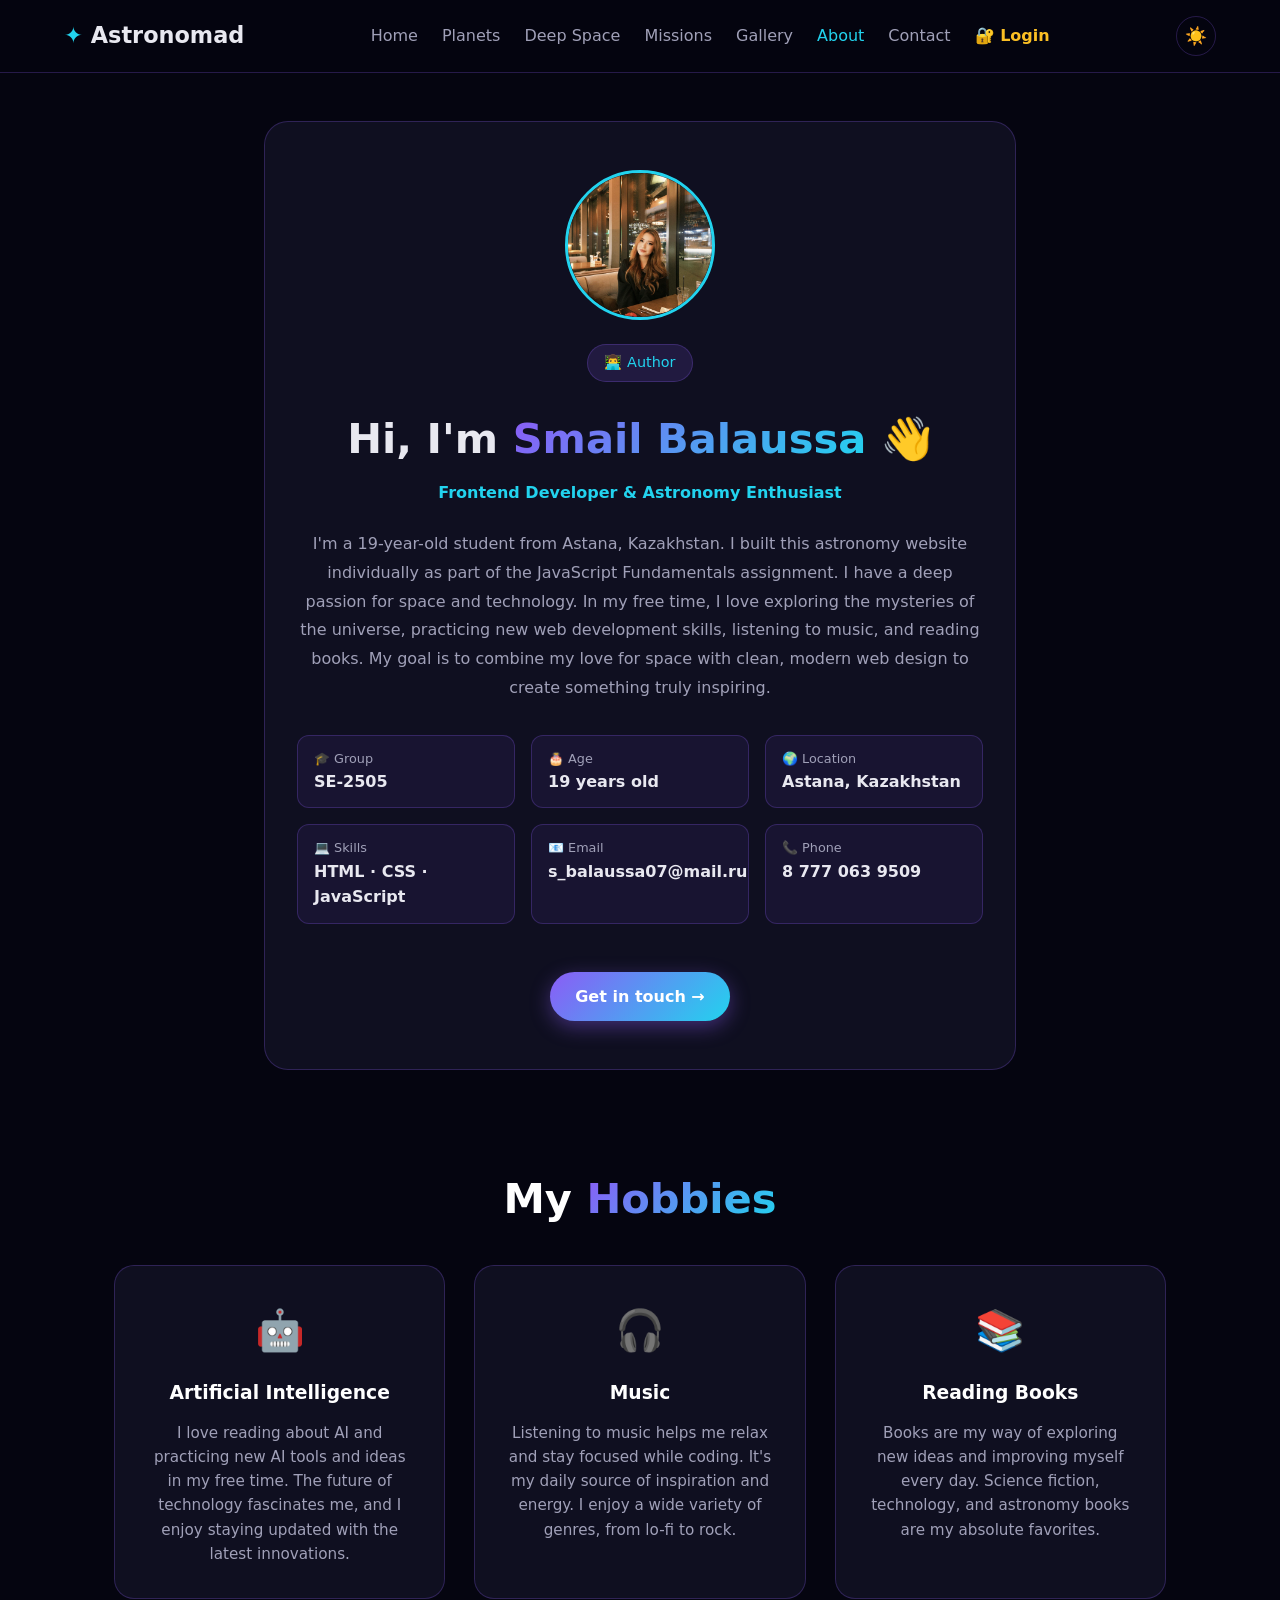
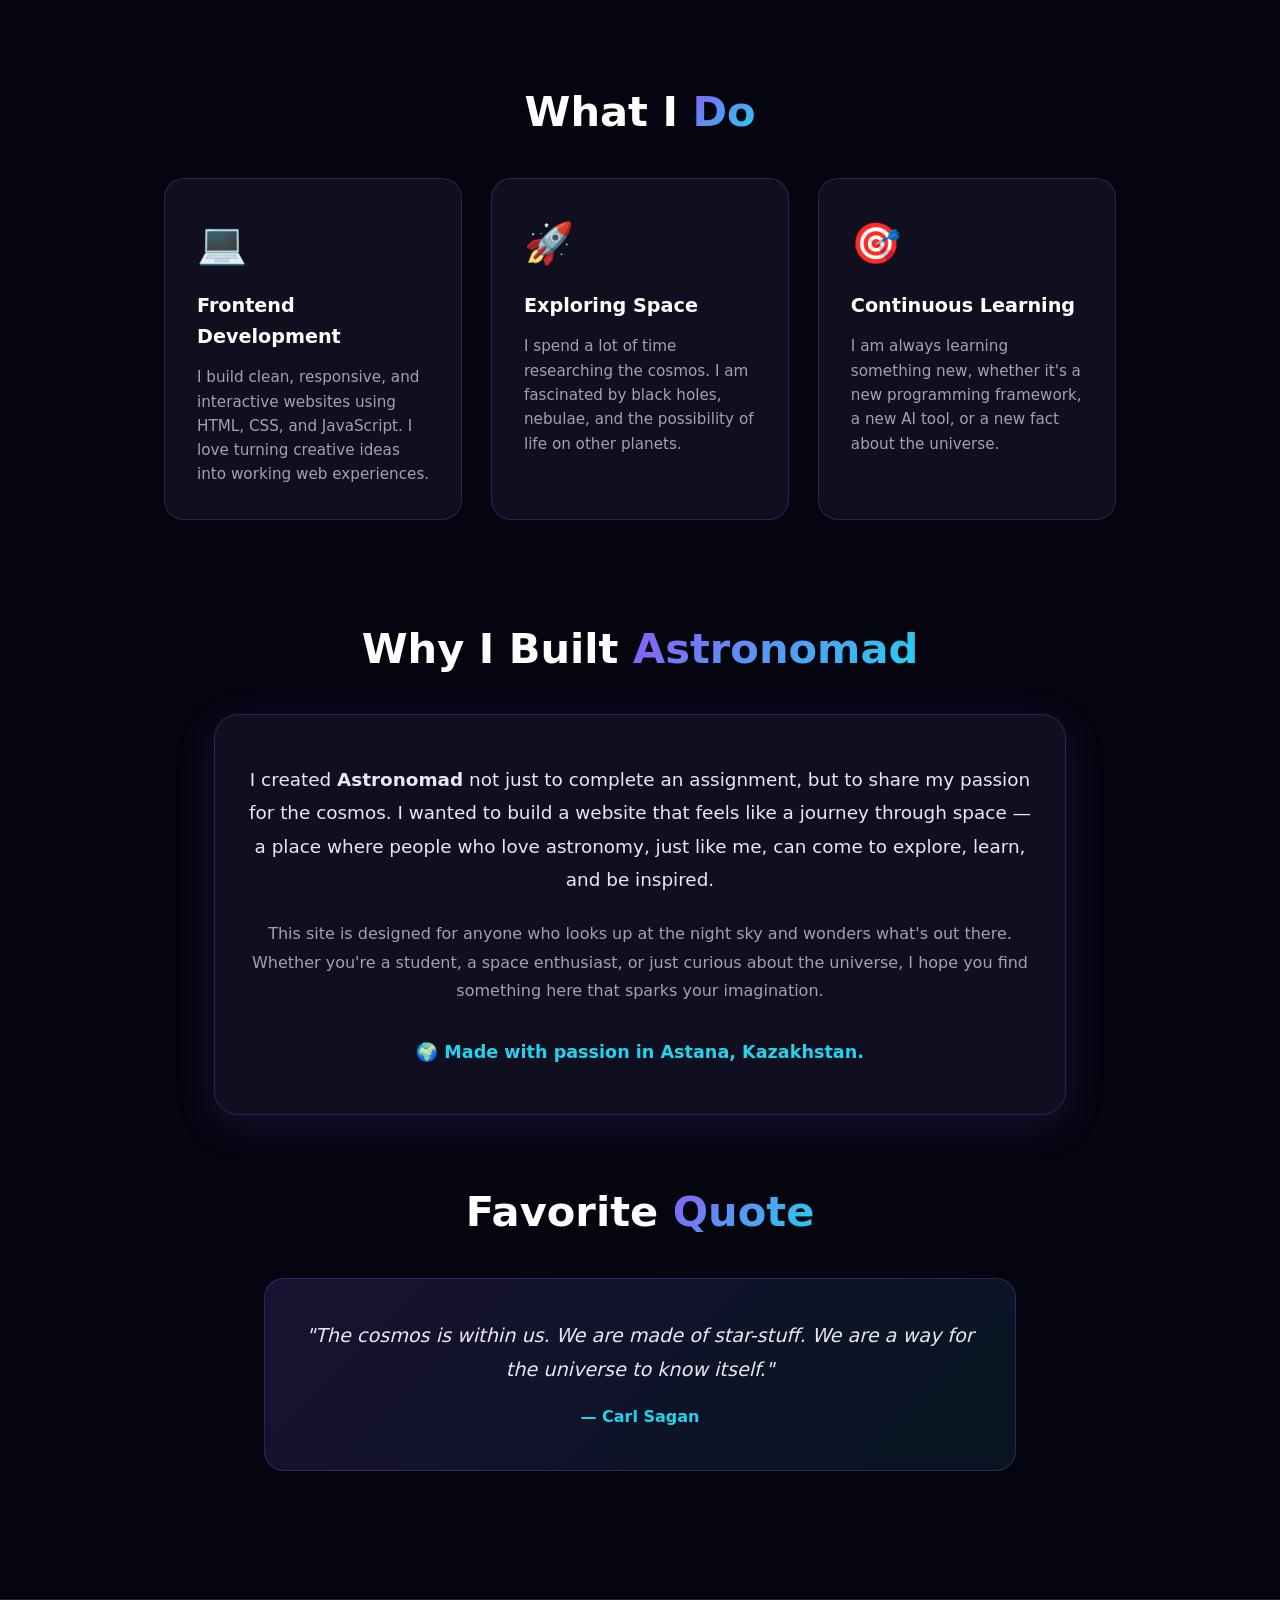
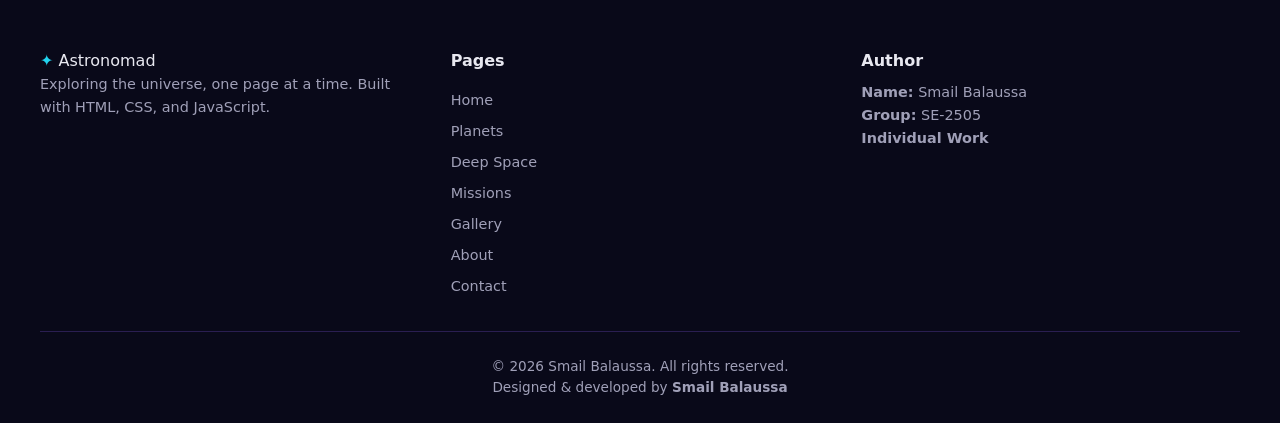
<file: about.html>
<!DOCTYPE html>
<html lang="en">
<head>
  <meta charset="UTF-8" />
  <meta name="viewport" content="width=device-width, initial-scale=1.0" />
  <title>About — Smail Balaussa</title>
  <link rel="stylesheet" href="css/style.css" />
  <link rel="stylesheet" href="css/jquery-styles.css" />
  <script src="https://code.jquery.com/jquery-3.7.1.min.js"></script>
</head>
<body>

  <header class="navbar">
    <div class="nav-container">
      <a href="index.html" class="logo"><span class="logo-icon">✦</span> Astronomad</a>
      <nav class="nav-links" id="navLinks">
        <a href="index.html">Home</a>
        <a href="planets.html">Planets</a>
        <a href="deep-space.html">Deep Space</a>
        <a href="missions.html">Missions</a>
        <a href="gallery.html">Gallery</a>
        <a href="about.html" class="active">About</a>
        <a href="contact.html">Contact</a>
        <a href="login.html" style="color: #fbbf24; font-weight: 700;">🔐 Login</a>
      </nav>
      <button class="nav-toggle" id="navToggle" aria-label="Menu">☰</button>
    </div>
  </header>

  <section class="about-hero">
    <div class="about-card">
      <div class="about-photo-wrapper">
        <img src="images/author.jpg" alt="Smail Balaussa" class="about-photo" />
      </div>
      <span class="hero-badge">👨‍💻 Author</span>
      <h1>Hi, I'm <span class="gradient-text">Smail Balaussa</span> 👋</h1>
      <p class="about-role">Frontend Developer &amp; Astronomy Enthusiast</p>
      
      <p class="about-bio">
        I'm a 19-year-old student from Astana, Kazakhstan. I built this astronomy website individually as part of the JavaScript Fundamentals assignment. 
        I have a deep passion for space and technology. In my free time, I love exploring the mysteries of the universe, practicing new web development skills, listening to music, and reading books. 
        My goal is to combine my love for space with clean, modern web design to create something truly inspiring.
      </p>

      <div class="about-details">
        <div class="about-detail"><span class="detail-label">🎓 Group</span><span class="detail-value">SE-2505</span></div>
        <div class="about-detail"><span class="detail-label">🎂 Age</span><span class="detail-value">19 years old</span></div>
        <div class="about-detail"><span class="detail-label">🌍 Location</span><span class="detail-value">Astana, Kazakhstan</span></div>
        <div class="about-detail"><span class="detail-label">💻 Skills</span><span class="detail-value">HTML · CSS · JavaScript</span></div>
        <div class="about-detail"><span class="detail-label">📧 Email</span><span class="detail-value">s_balaussa07@mail.ru</span></div>
        <div class="about-detail"><span class="detail-label">📞 Phone</span><span class="detail-value">8 777 063 9509</span></div>
      </div>

      <a href="contact.html" class="btn btn-primary" style="margin-top: 1rem;">Get in touch →</a>
    </div>
  </section>

  <section class="about-skills">
    <h2 class="section-title">My <span class="gradient-text">Hobbies</span></h2>
    <div class="skills-grid">
      
      <div class="skill-card">
        <div class="skill-icon">🤖</div>
        <h3>Artificial Intelligence</h3>
        <p>I love reading about AI and practicing new AI tools and ideas in my free time. The future of technology fascinates me, and I enjoy staying updated with the latest innovations.</p>
      </div>

      <div class="skill-card">
        <div class="skill-icon">🎧</div>
        <h3>Music</h3>
        <p>Listening to music helps me relax and stay focused while coding. It's my daily source of inspiration and energy. I enjoy a wide variety of genres, from lo-fi to rock.</p>
      </div>

      <div class="skill-card">
        <div class="skill-icon">📚</div>
        <h3>Reading Books</h3>
        <p>Books are my way of exploring new ideas and improving myself every day. Science fiction, technology, and astronomy books are my absolute favorites.</p>
      </div>

    </div>
  </section>

  <section class="about-work" style="max-width: 1000px; margin: 0 auto; padding: 2rem 1.5rem 4rem;">
    <h2 class="section-title">What I <span class="gradient-text">Do</span></h2>
    <div class="features-grid">
      
      <div class="feature-card">
        <div class="feature-body" style="padding: 2rem;">
          <div style="font-size: 2.5rem; margin-bottom: 1rem;">💻</div>
          <h3>Frontend Development</h3>
          <p>I build clean, responsive, and interactive websites using HTML, CSS, and JavaScript. I love turning creative ideas into working web experiences.</p>
        </div>
      </div>

      <div class="feature-card">
        <div class="feature-body" style="padding: 2rem;">
          <div style="font-size: 2.5rem; margin-bottom: 1rem;">🚀</div>
          <h3>Exploring Space</h3>
          <p>I spend a lot of time researching the cosmos. I am fascinated by black holes, nebulae, and the possibility of life on other planets.</p>
        </div>
      </div>

      <div class="feature-card">
        <div class="feature-body" style="padding: 2rem;">
          <div style="font-size: 2.5rem; margin-bottom: 1rem;">🎯</div>
          <h3>Continuous Learning</h3>
          <p>I am always learning something new, whether it's a new programming framework, a new AI tool, or a new fact about the universe.</p>
        </div>
      </div>

    </div>
  </section>

  <section class="about-purpose" style="max-width: 900px; margin: 0 auto; padding: 2rem 1.5rem 4rem; text-align: center;">
    <h2 class="section-title">Why I Built <span class="gradient-text">Astronomad</span></h2>
    <div style="background: var(--surface); border: 1px solid var(--border); border-radius: 24px; padding: 3rem 2rem; box-shadow: 0 10px 40px rgba(139, 92, 246, 0.15);">
      <p style="color: var(--text); font-size: 1.15rem; line-height: 1.8; margin-bottom: 1.5rem;">
        I created <strong>Astronomad</strong> not just to complete an assignment, but to share my passion for the cosmos. 
        I wanted to build a website that feels like a journey through space — a place where people who love astronomy, just like me, can come to explore, learn, and be inspired.
      </p>
      <p style="color: var(--text-muted); font-size: 1rem; line-height: 1.8;">
        This site is designed for anyone who looks up at the night sky and wonders what's out there. Whether you're a student, a space enthusiast, or just curious about the universe, I hope you find something here that sparks your imagination.
      </p>
      <div style="margin-top: 2rem;">
        <span style="color: var(--accent); font-weight: 600; font-size: 1.1rem;">🌍 Made with passion in Astana, Kazakhstan.</span>
      </div>
    </div>
  </section>

  <section class="about-quote" style="max-width: 800px; margin: 0 auto; padding: 0 1.5rem 4rem; text-align: center;">
    <h2 class="section-title">Favorite <span class="gradient-text">Quote</span></h2>
    <div style="background: linear-gradient(135deg, rgba(139, 92, 246, 0.15), rgba(34, 211, 238, 0.08)); border: 1px solid var(--border); border-radius: 20px; padding: 2.5rem;">
      <p style="color: var(--text); font-size: 1.2rem; font-style: italic; line-height: 1.8;">
        "The cosmos is within us. We are made of star-stuff. We are a way for the universe to know itself."
      </p>
      <p style="color: var(--accent); margin-top: 1rem; font-weight: 600;">— Carl Sagan</p>
    </div>
  </section>

  <footer>
    <div class="footer-content">
      <div class="footer-brand">
        <span class="logo-icon">✦</span> Astronomad
        <p>Exploring the universe, one page at a time. Built with HTML, CSS, and JavaScript.</p>
      </div>
      <div class="footer-links">
        <h4>Pages</h4>
        <a href="index.html">Home</a>
        <a href="planets.html">Planets</a>
        <a href="deep-space.html">Deep Space</a>
        <a href="missions.html">Missions</a>
        <a href="gallery.html">Gallery</a>
        <a href="about.html">About</a>
        <a href="contact.html">Contact</a>
      </div>
      <div class="footer-team">
        <h4>Author</h4>
        <p><strong>Name:</strong> Smail Balaussa</p>
        <p><strong>Group:</strong> SE-2505</p>
        <p><strong>Individual Work</strong></p>
      </div>
    </div>
    <div class="footer-bottom">
      <p>© 2026 Smail Balaussa. All rights reserved.</p>
      <p>Designed &amp; developed by <strong>Smail Balaussa</strong></p>
    </div>
  </footer>

  <script src="js/script.js"></script>
  <script src="js/jquery-features.js"></script>
</body>
</html>
</file>
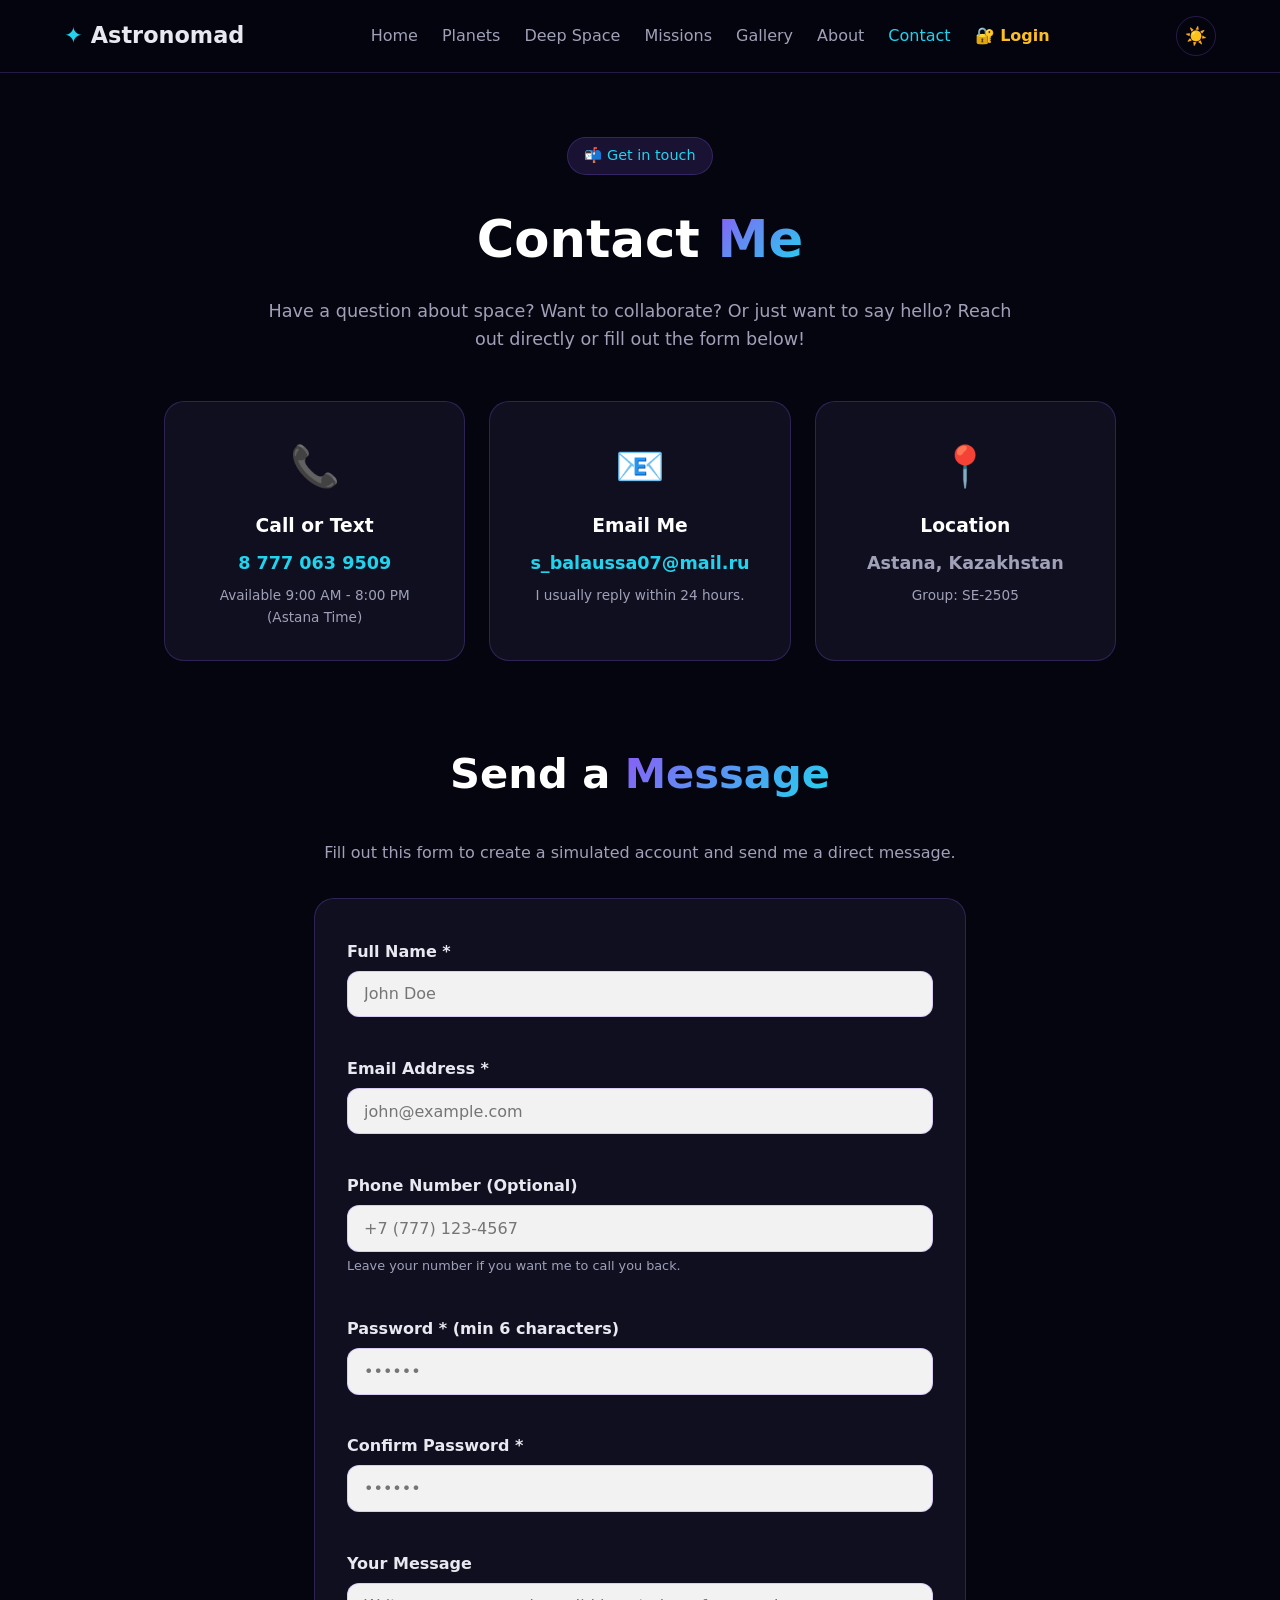
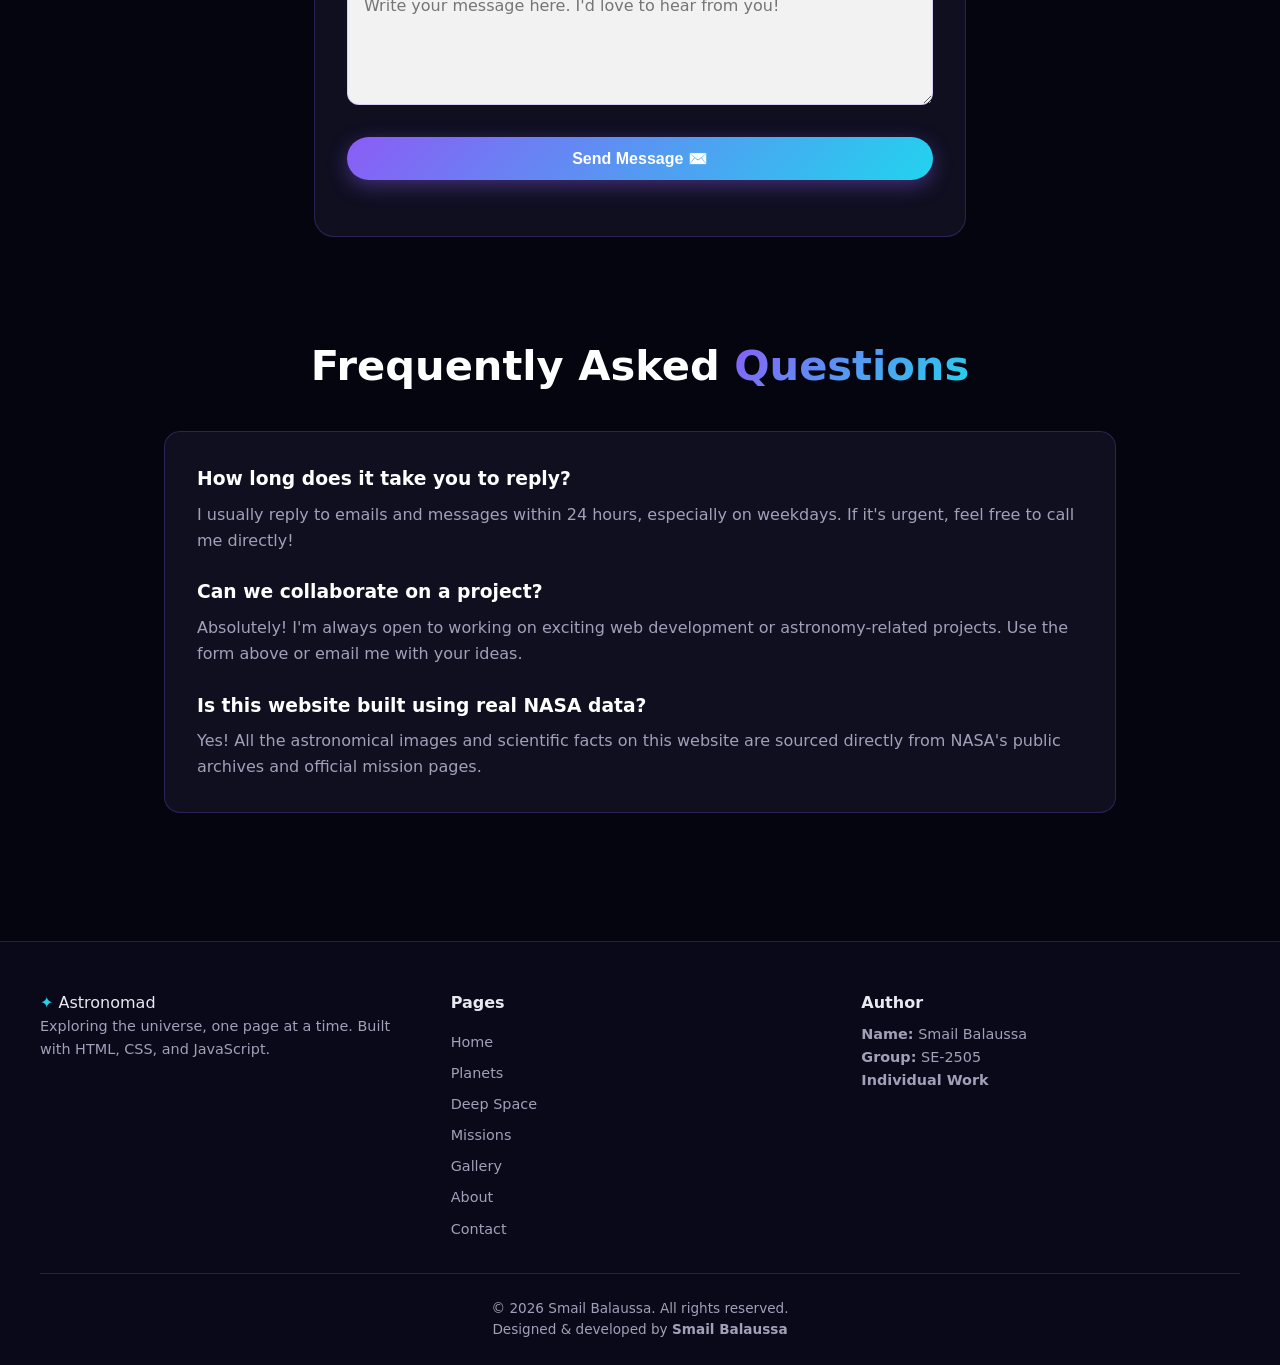
<file: contact.html>
<!DOCTYPE html>
<html lang="en">
<head>
  <meta charset="UTF-8" />
  <meta name="viewport" content="width=device-width, initial-scale=1.0" />
  <title>Contact — Astronomad</title>
  <link rel="stylesheet" href="css/style.css" />
  <link rel="stylesheet" href="css/jquery-styles.css" />
  <script src="https://code.jquery.com/jquery-3.7.1.min.js"></script>
</head>
<body>

  <header class="navbar">
    <div class="nav-container">
      <a href="index.html" class="logo"><span class="logo-icon">✦</span> Astronomad</a>
      <nav class="nav-links" id="navLinks">
        <a href="index.html">Home</a>
        <a href="planets.html">Planets</a>
        <a href="deep-space.html">Deep Space</a>
        <a href="missions.html">Missions</a>
        <a href="gallery.html">Gallery</a>
        <a href="about.html">About</a>
        <a href="contact.html" class="active">Contact</a>
        <a href="login.html" style="color: #fbbf24; font-weight: 700;">🔐 Login</a>
      </nav>
      <button class="nav-toggle" id="navToggle" aria-label="Menu">☰</button>
    </div>
  </header>

  <section class="page-header">
    <span class="hero-badge">📬 Get in touch</span>
    <h1>Contact <span class="gradient-text">Me</span></h1>
    <p>Have a question about space? Want to collaborate? Or just want to say hello? Reach out directly or fill out the form below!</p>
  </section>

  <section class="contact-info" style="max-width: 1000px; margin: 0 auto; padding: 0 1.5rem 3rem;">
    <div class="contact-info-grid" style="display: grid; grid-template-columns: repeat(auto-fit, minmax(250px, 1fr)); gap: 1.5rem;">
      
      <div class="contact-info-card" style="background: var(--surface); border: 1px solid var(--border); border-radius: 20px; padding: 2rem; text-align: center;">
        <span class="contact-info-icon" style="font-size: 2.5rem; display: block; margin-bottom: 0.8rem;">📞</span>
        <h3 style="color: #fff; margin-bottom: 0.5rem;">Call or Text</h3>
        <p style="color: var(--text-muted); font-size: 1.1rem; font-weight: 600;">
          <a href="tel:+87770639509" style="color: var(--accent); text-decoration: none;">8 777 063 9509</a>
        </p>
        <p style="color: var(--text-muted); font-size: 0.85rem; margin-top: 0.5rem;">Available 9:00 AM - 8:00 PM (Astana Time)</p>
      </div>

      <div class="contact-info-card" style="background: var(--surface); border: 1px solid var(--border); border-radius: 20px; padding: 2rem; text-align: center;">
        <span class="contact-info-icon" style="font-size: 2.5rem; display: block; margin-bottom: 0.8rem;">📧</span>
        <h3 style="color: #fff; margin-bottom: 0.5rem;">Email Me</h3>
        <p style="color: var(--text-muted); font-size: 1.1rem; font-weight: 600;">
          <a href="mailto:s_balaussa07@mail.ru" style="color: var(--accent); text-decoration: none;">s_balaussa07@mail.ru</a>
        </p>
        <p style="color: var(--text-muted); font-size: 0.85rem; margin-top: 0.5rem;">I usually reply within 24 hours.</p>
      </div>

      <div class="contact-info-card" style="background: var(--surface); border: 1px solid var(--border); border-radius: 20px; padding: 2rem; text-align: center;">
        <span class="contact-info-icon" style="font-size: 2.5rem; display: block; margin-bottom: 0.8rem;">📍</span>
        <h3 style="color: #fff; margin-bottom: 0.5rem;">Location</h3>
        <p style="color: var(--text-muted); font-size: 1.1rem; font-weight: 600;">Astana, Kazakhstan</p>
        <p style="color: var(--text-muted); font-size: 0.85rem; margin-top: 0.5rem;">Group: SE-2505</p>
      </div>

    </div>
  </section>

  <section class="form-section" style="max-width: 700px; margin: 0 auto; padding: 2rem 1.5rem 4rem;">
    <h2 class="section-title">Send a <span class="gradient-text">Message</span></h2>
    <p style="text-align: center; color: var(--text-muted); margin-bottom: 2rem;">
      Fill out this form to create a simulated account and send me a direct message.
    </p>

    <form id="registerForm" class="contact-form" novalidate style="background: var(--surface); border: 1px solid var(--border); border-radius: 20px; padding: 2.5rem 2rem;">
      
      <div class="field" style="margin-bottom: 1.3rem;">
        <label for="name" style="display: block; font-weight: 600; margin-bottom: 0.4rem; color: var(--text);">Full Name *</label>
        <input type="text" id="name" name="name" placeholder="John Doe" style="width: 100%; padding: 0.8rem 1rem; border: 1px solid var(--border); border-radius: 12px; font-size: 1rem; background: rgba(255, 255, 255, 0.95); color: #222;" />
        <small class="error" id="nameError" style="color: var(--danger); font-size: 0.82rem; display: block; min-height: 1em; margin-top: 0.3rem;"></small>
      </div>

      <div class="field" style="margin-bottom: 1.3rem;">
        <label for="email" style="display: block; font-weight: 600; margin-bottom: 0.4rem; color: var(--text);">Email Address *</label>
        <input type="text" id="email" name="email" placeholder="john@example.com" style="width: 100%; padding: 0.8rem 1rem; border: 1px solid var(--border); border-radius: 12px; font-size: 1rem; background: rgba(255, 255, 255, 0.95); color: #222;" />
        <small class="error" id="emailError" style="color: var(--danger); font-size: 0.82rem; display: block; min-height: 1em; margin-top: 0.3rem;"></small>
      </div>

      <div class="field" style="margin-bottom: 1.3rem;">
        <label for="phone" style="display: block; font-weight: 600; margin-bottom: 0.4rem; color: var(--text);">Phone Number (Optional)</label>
        <input type="text" id="phone" name="phone" placeholder="+7 (777) 123-4567" style="width: 100%; padding: 0.8rem 1rem; border: 1px solid var(--border); border-radius: 12px; font-size: 1rem; background: rgba(255, 255, 255, 0.95); color: #222;" />
        <small style="color: var(--text-muted); font-size: 0.8rem;">Leave your number if you want me to call you back.</small>
        <small class="error" id="phoneError" style="color: var(--danger); font-size: 0.82rem; display: block; min-height: 1em; margin-top: 0.3rem;"></small>
      </div>

      <div class="field" style="margin-bottom: 1.3rem;">
        <label for="password" style="display: block; font-weight: 600; margin-bottom: 0.4rem; color: var(--text);">Password * (min 6 characters)</label>
        <input type="password" id="password" name="password" placeholder="••••••" style="width: 100%; padding: 0.8rem 1rem; border: 1px solid var(--border); border-radius: 12px; font-size: 1rem; background: rgba(255, 255, 255, 0.95); color: #222;" />
        <small class="error" id="passwordError" style="color: var(--danger); font-size: 0.82rem; display: block; min-height: 1em; margin-top: 0.3rem;"></small>
      </div>

      <div class="field" style="margin-bottom: 1.3rem;">
        <label for="confirmPassword" style="display: block; font-weight: 600; margin-bottom: 0.4rem; color: var(--text);">Confirm Password *</label>
        <input type="password" id="confirmPassword" name="confirmPassword" placeholder="••••••" style="width: 100%; padding: 0.8rem 1rem; border: 1px solid var(--border); border-radius: 12px; font-size: 1rem; background: rgba(255, 255, 255, 0.95); color: #222;" />
        <small class="error" id="confirmError" style="color: var(--danger); font-size: 0.82rem; display: block; min-height: 1em; margin-top: 0.3rem;"></small>
      </div>

      <div class="field" style="margin-bottom: 1.5rem;">
        <label for="message" style="display: block; font-weight: 600; margin-bottom: 0.4rem; color: var(--text);">Your Message</label>
        <textarea id="message" name="message" rows="5" placeholder="Write your message here. I'd love to hear from you!" style="width: 100%; padding: 0.8rem 1rem; border: 1px solid var(--border); border-radius: 12px; font-size: 1rem; background: rgba(255, 255, 255, 0.95); color: #222; font-family: inherit; resize: vertical;"></textarea>
      </div>

      <button type="submit" id="submitBtn" class="btn btn-primary btn-full" style="width: 100%;">Send Message ✉️</button>
      
      <p id="formSuccess" class="success" style="color: var(--success); font-weight: 600; margin-top: 1rem; text-align: center;"></p>

    </form>
  </section>

  <section class="faq-section" style="max-width: 1000px; margin: 0 auto; padding: 2rem 1.5rem 4rem;">
    <h2 class="section-title">Frequently Asked <span class="gradient-text">Questions</span></h2>
    
    <div style="background: var(--surface); border: 1px solid var(--border); border-radius: 16px; padding: 2rem;">
      
      <div style="margin-bottom: 1.5rem;">
        <h3 style="color: #fff; margin-bottom: 0.5rem;">How long does it take you to reply?</h3>
        <p style="color: var(--text-muted);">I usually reply to emails and messages within 24 hours, especially on weekdays. If it's urgent, feel free to call me directly!</p>
      </div>

      <div style="margin-bottom: 1.5rem;">
        <h3 style="color: #fff; margin-bottom: 0.5rem;">Can we collaborate on a project?</h3>
        <p style="color: var(--text-muted);">Absolutely! I'm always open to working on exciting web development or astronomy-related projects. Use the form above or email me with your ideas.</p>
      </div>

      <div>
        <h3 style="color: #fff; margin-bottom: 0.5rem;">Is this website built using real NASA data?</h3>
        <p style="color: var(--text-muted);">Yes! All the astronomical images and scientific facts on this website are sourced directly from NASA's public archives and official mission pages.</p>
      </div>

    </div>
  </section>

  <footer>
    <div class="footer-content">
      <div class="footer-brand">
        <span class="logo-icon">✦</span> Astronomad
        <p>Exploring the universe, one page at a time. Built with HTML, CSS, and JavaScript.</p>
      </div>
      <div class="footer-links">
        <h4>Pages</h4>
        <a href="index.html">Home</a>
        <a href="planets.html">Planets</a>
        <a href="deep-space.html">Deep Space</a>
        <a href="missions.html">Missions</a>
        <a href="gallery.html">Gallery</a>
        <a href="about.html">About</a>
        <a href="contact.html">Contact</a>
      </div>
      <div class="footer-team">
        <h4>Author</h4>
        <p><strong>Name:</strong> Smail Balaussa</p>
        <p><strong>Group:</strong> SE-2505</p>
        <p><strong>Individual Work</strong></p>
      </div>
    </div>
    <div class="footer-bottom">
      <p>© 2026 Smail Balaussa. All rights reserved.</p>
      <p>Designed &amp; developed by <strong>Smail Balaussa</strong></p>
    </div>
  </footer>

  <script src="js/script.js"></script>
  <script src="js/auth.js"></script>
  <script src="js/jquery-features.js"></script>
</body>
</html>
</file>
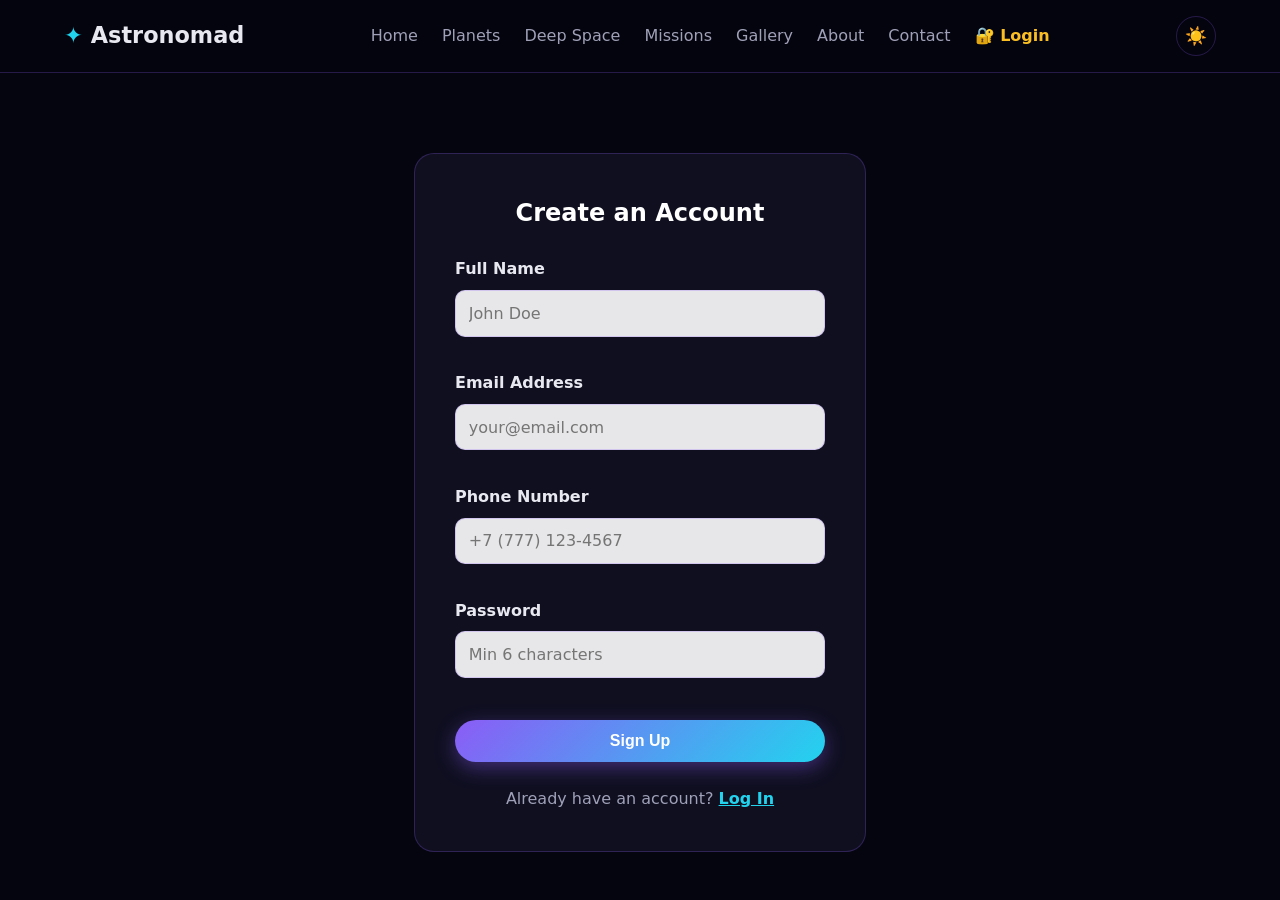
<file: login.html>
<!DOCTYPE html>
<html lang="en">
<head>
  <meta charset="UTF-8" />
  <meta name="viewport" content="width=device-width, initial-scale=1.0" />
  <title>Login / Sign Up — Astronomad</title>
  <link rel="stylesheet" href="css/style.css" />
  <link rel="stylesheet" href="css/jquery-styles.css" />
  <script src="https://code.jquery.com/jquery-3.7.1.min.js"></script>
</head>
<body>

  <header class="navbar">
    <div class="nav-container">
      <a href="index.html" class="logo"><span class="logo-icon">✦</span> Astronomad</a>
      <nav class="nav-links" id="navLinks">
        <a href="index.html">Home</a>
        <a href="planets.html">Planets</a>
        <a href="deep-space.html">Deep Space</a>
        <a href="missions.html">Missions</a>
        <a href="gallery.html">Gallery</a>
        <a href="about.html">About</a>
        <a href="contact.html">Contact</a>
        <a href="login.html" style="color: #fbbf24; font-weight: 700;">🔐 Login</a>
      </nav>
      <button class="nav-toggle" id="navToggle" aria-label="Menu">☰</button>
    </div>
  </header>

  <section class="form-section" style="max-width: 500px; margin: 5rem auto; padding: 0 1.5rem;">
    
    
    <form id="signupForm" class="contact-form" novalidate style="background: var(--surface); padding: 2.5rem; border-radius: 20px; border: 1px solid var(--border);">
      <h2 style="margin-bottom: 1.5rem; text-align: center; color: #fff;">Create an Account</h2>
      
      <div class="field" style="margin-bottom: 1rem;">
        <label style="color: var(--text); font-weight: 600; display: block; margin-bottom: 0.5rem;">Full Name</label>
        <input type="text" id="regName" placeholder="John Doe" style="width: 100%; padding: 0.8rem; border-radius: 10px; border: 1px solid var(--border); background: rgba(255,255,255,0.9); color: #222;">
        <small class="error" id="regNameError" style="color: var(--danger); font-size: 0.8rem;"></small>
      </div>
      
      <div class="field" style="margin-bottom: 1rem;">
        <label style="color: var(--text); font-weight: 600; display: block; margin-bottom: 0.5rem;">Email Address</label>
        <input type="text" id="regEmail" placeholder="your@email.com" style="width: 100%; padding: 0.8rem; border-radius: 10px; border: 1px solid var(--border); background: rgba(255,255,255,0.9); color: #222;">
        <small class="error" id="regEmailError" style="color: var(--danger); font-size: 0.8rem;"></small>
      </div>

      
      <div class="field" style="margin-bottom: 1rem;">
        <label style="color: var(--text); font-weight: 600; display: block; margin-bottom: 0.5rem;">Phone Number</label>
        <input type="text" id="regPhone" placeholder="+7 (777) 123-4567" style="width: 100%; padding: 0.8rem; border-radius: 10px; border: 1px solid var(--border); background: rgba(255,255,255,0.9); color: #222;">
        <small class="error" id="regPhoneError" style="color: var(--danger); font-size: 0.8rem;"></small>
      </div>
      
      <div class="field" style="margin-bottom: 1.5rem;">
        <label style="color: var(--text); font-weight: 600; display: block; margin-bottom: 0.5rem;">Password</label>
        <input type="password" id="regPassword" placeholder="Min 6 characters" style="width: 100%; padding: 0.8rem; border-radius: 10px; border: 1px solid var(--border); background: rgba(255,255,255,0.9); color: #222;">
        <small class="error" id="regPassError" style="color: var(--danger); font-size: 0.8rem;"></small>
      </div>
      
      <button type="submit" class="btn btn-primary btn-full" style="width: 100%;">Sign Up</button>
      
      <p style="text-align: center; margin-top: 1.5rem; color: var(--text-muted);">
        Already have an account? <a href="#" id="showLogin" style="color: var(--accent); font-weight: 600;">Log In</a>
      </p>
    </form>

    
    <form id="loginForm" class="contact-form" novalidate style="display: none; background: var(--surface); padding: 2.5rem; border-radius: 20px; border: 1px solid var(--border);">
      <h2 style="margin-bottom: 1.5rem; text-align: center; color: #fff;">Welcome Back</h2>
      
      <div class="field" style="margin-bottom: 1rem;">
        <label style="color: var(--text); font-weight: 600; display: block; margin-bottom: 0.5rem;">Email Address</label>
        <input type="text" id="loginEmail" placeholder="your@email.com" style="width: 100%; padding: 0.8rem; border-radius: 10px; border: 1px solid var(--border); background: rgba(255,255,255,0.9); color: #222;">
        <small class="error" id="loginEmailError" style="color: var(--danger); font-size: 0.8rem;"></small>
      </div>
      
      <div class="field" style="margin-bottom: 1.5rem;">
        <label style="color: var(--text); font-weight: 600; display: block; margin-bottom: 0.5rem;">Password</label>
        <input type="password" id="loginPassword" placeholder="Your password" style="width: 100%; padding: 0.8rem; border-radius: 10px; border: 1px solid var(--border); background: rgba(255,255,255,0.9); color: #222;">
        <small class="error" id="loginPassError" style="color: var(--danger); font-size: 0.8rem;"></small>
      </div>
      
      <button type="submit" class="btn btn-primary btn-full" style="width: 100%;">Log In</button>
      
      <p style="text-align: center; margin-top: 1.5rem; color: var(--text-muted);">
        Don't have an account? <a href="#" id="showSignup" style="color: var(--accent); font-weight: 600;">Sign Up</a>
      </p>
    </form>

  </section>

  <div id="toastContainer" class="toast-container"></div>

  <script src="js/script.js"></script>
  <script src="js/auth.js"></script>
  <script src="js/jquery-features.js"></script>
</body>
</html>
</file>
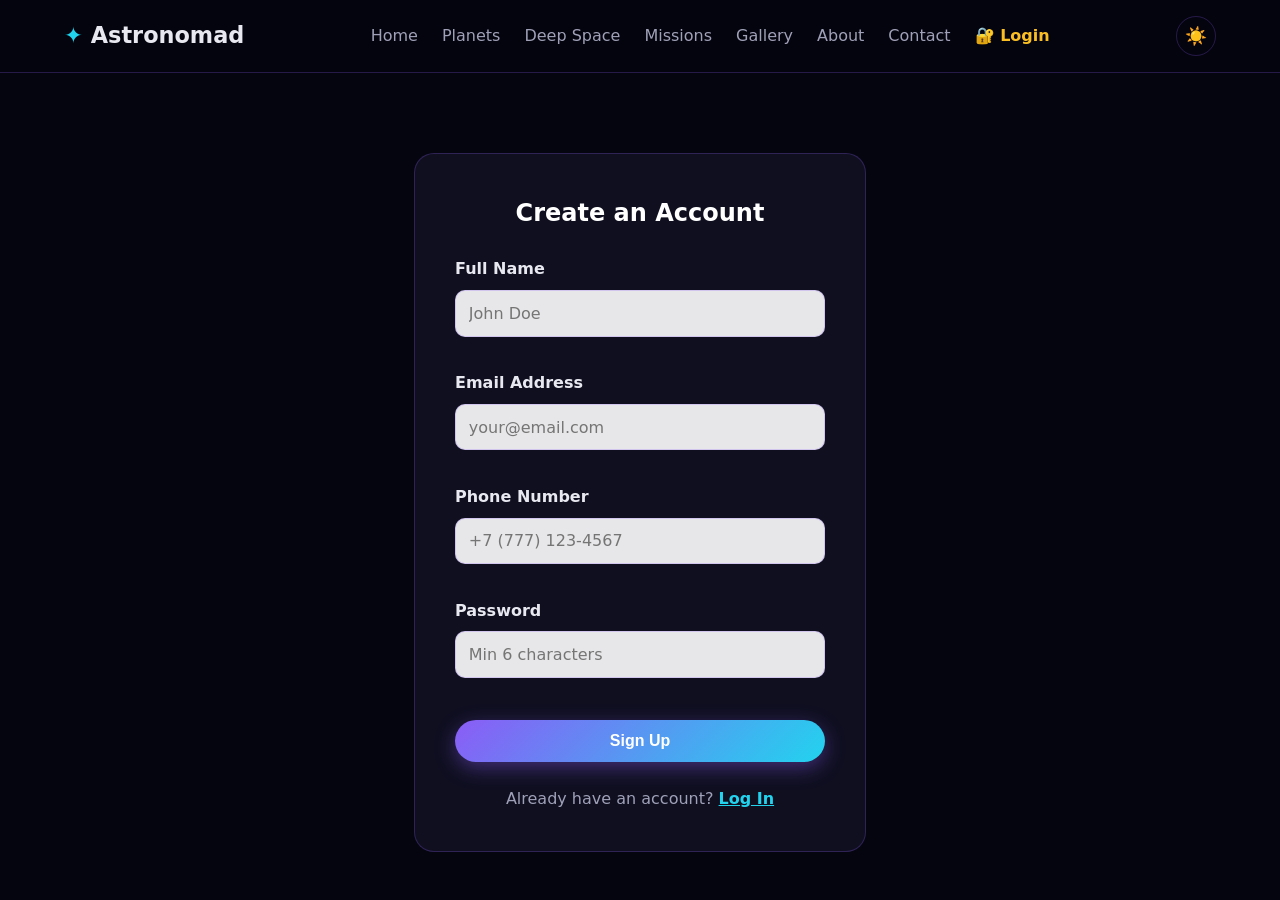
<file: profile.html>
<!DOCTYPE html>
<html lang="en">
<head>
  <meta charset="UTF-8" />
  <meta name="viewport" content="width=device-width, initial-scale=1.0" />
  <title>My Profile — Astronomad</title>
  <link rel="stylesheet" href="css/style.css" />
  <link rel="stylesheet" href="css/jquery-styles.css" />
  <script src="https://code.jquery.com/jquery-3.7.1.min.js"></script>
  <style>
    /* Профиль бетіне арналған қосымша стильдер */
    .profile-dashboard {
      display: grid;
      grid-template-columns: 1fr 2fr;
      gap: 2rem;
      max-width: 1200px;
      margin: 2rem auto;
      padding: 0 1.5rem;
    }
    
    .profile-card {
      background: var(--surface);
      border: 1px solid var(--border);
      border-radius: 24px;
      padding: 2.5rem 2rem;
      text-align: center;
      position: relative;
      overflow: hidden;
      box-shadow: 0 10px 40px rgba(139, 92, 246, 0.15);
    }
    
    /* Аватардың артындағы жарқырау эффектісі */
    .profile-card::before {
      content: '';
      position: absolute;
      top: -50%;
      left: -50%;
      width: 200%;
      height: 200%;
      background: radial-gradient(circle, rgba(139, 92, 246, 0.15) 0%, transparent 60%);
      z-index: 0;
      animation: rotateGlow 15s linear infinite;
    }
    
    @keyframes rotateGlow {
      0% { transform: rotate(0deg); }
      100% { transform: rotate(360deg); }
    }
    
    .profile-avatar {
      width: 140px;
      height: 140px;
      margin: 0 auto 1.5rem;
      background: linear-gradient(135deg, #8b5cf6, #22d3ee);
      border-radius: 50%;
      display: flex;
      align-items: center;
      justify-content: center;
      font-size: 5rem;
      border: 4px solid rgba(255, 255, 255, 0.1);
      box-shadow: 0 0 30px rgba(139, 92, 246, 0.5);
      position: relative;
      z-index: 1;
      animation: pulseAvatar 3s ease-in-out infinite;
    }
    
    @keyframes pulseAvatar {
      0%, 100% { transform: scale(1); box-shadow: 0 0 30px rgba(139, 92, 246, 0.5); }
      50% { transform: scale(1.05); box-shadow: 0 0 50px rgba(34, 211, 238, 0.7); }
    }
    
    .profile-name {
      color: #fff;
      font-size: 2rem;
      margin-bottom: 0.5rem;
      position: relative;
      z-index: 1;
    }
    
    .profile-email {
      color: var(--accent);
      font-size: 1.1rem;
      margin-bottom: 1.5rem;
      position: relative;
      z-index: 1;
    }
    
    .profile-badge {
      display: inline-block;
      background: rgba(139, 92, 246, 0.2);
      border: 1px solid var(--primary);
      color: #fff;
      padding: 0.5rem 1.2rem;
      border-radius: 50px;
      font-size: 0.9rem;
      font-weight: 600;
      margin-bottom: 2rem;
      position: relative;
      z-index: 1;
    }
    
    .stats-grid-profile {
      display: grid;
      grid-template-columns: 1fr 1fr;
      gap: 1rem;
      margin-bottom: 2rem;
      position: relative;
      z-index: 1;
    }
    
    .stat-box {
      background: rgba(255, 255, 255, 0.05);
      border: 1px solid var(--border);
      border-radius: 12px;
      padding: 1rem;
    }
    
    .stat-box span { display: block; }
    
    .stat-box .value {
      font-size: 1.5rem;
      font-weight: bold;
      color: var(--accent);
    }
    
    .stat-box .label {
      font-size: 0.8rem;
      color: var(--text-muted);
      text-transform: uppercase;
      letter-spacing: 1px;
    }
    
    .profile-details {
      background: var(--surface);
      border: 1px solid var(--border);
      border-radius: 24px;
      padding: 2.5rem;
      box-shadow: 0 10px 40px rgba(0, 0, 0, 0.2);
    }
    
    .detail-section { margin-bottom: 2rem; }
    
    .detail-section h3 {
      color: #fff;
      border-bottom: 1px solid var(--border);
      padding-bottom: 0.5rem;
      margin-bottom: 1rem;
      display: flex;
      align-items: center;
      gap: 0.5rem;
    }
    
    .info-row {
      display: flex;
      justify-content: space-between;
      padding: 0.8rem 0;
      border-bottom: 1px dashed rgba(255, 255, 255, 0.1);
    }
    
    .info-row:last-child { border-bottom: none; }
    .info-label { color: var(--text-muted); }
    .info-value { color: #fff; font-weight: 600; }
    
    .level-progress-container { margin-top: 1rem; }
    
    .level-text {
      display: flex;
      justify-content: space-between;
      font-size: 0.9rem;
      color: var(--text-muted);
      margin-bottom: 0.5rem;
    }
    
    .level-bar-bg {
      width: 100%;
      height: 12px;
      background: rgba(255, 255, 255, 0.1);
      border-radius: 10px;
      overflow: hidden;
    }
    
    .level-bar-fill {
      height: 100%;
      width: 0%;
      background: linear-gradient(90deg, #8b5cf6, #22d3ee);
      border-radius: 10px;
      transition: width 1.5s ease-in-out;
    }
    
    @media (max-width: 900px) {
      .profile-dashboard { grid-template-columns: 1fr; }
    }
  </style>
</head>
<body>

  <header class="navbar">
    <div class="nav-container">
      <a href="index.html" class="logo"><span class="logo-icon">✦</span> Astronomad</a>
      <nav class="nav-links" id="navLinks">
        <a href="index.html">Home</a>
        <a href="planets.html">Planets</a>
        <a href="deep-space.html">Deep Space</a>
        <a href="missions.html">Missions</a>
        <a href="gallery.html">Gallery</a>
        <a href="about.html">About</a>
        <a href="contact.html">Contact</a>
        <a href="login.html" style="color: #fbbf24; font-weight: 700;">🔐 Login</a>
      </nav>
      <button class="nav-toggle" id="navToggle" aria-label="Menu">☰</button>
    </div>
  </header>

  <section class="page-header" style="padding: 4rem 1.5rem 2rem;">
    <span class="hero-badge">🌌 Command Center</span>
    <h1>Explorer <span class="gradient-text">Dashboard</span></h1>
    <p>Welcome back, astronaut. Here is your personal overview of the cosmos.</p>
  </section>

  <div class="profile-dashboard">
    
    <div class="profile-card">
      <div class="profile-avatar">👨‍🚀</div>
      <h2 id="profileName" class="profile-name">Loading...</h2>
      <p id="profileEmail" class="profile-email">loading@email.com</p>
      <span class="profile-badge">⭐ Level 4 Astronaut</span>
      
      <div class="stats-grid-profile">
        <div class="stat-box">
          <span class="value">12</span>
          <span class="label">Missions</span>
        </div>
        <div class="stat-box">
          <span class="value">48</span>
          <span class="label">Stars Found</span>
        </div>
      </div>

      <button id="logoutBtn" class="btn btn-outline" style="width: 100%; position: relative; z-index: 1;">Disconnect (Log Out)</button>
    </div>

    <div class="profile-details">
      
      <div class="detail-section">
        <h3>👤 Account Information</h3>
        <div class="info-row">
          <span class="info-label">Full Name</span>
          <span class="info-value" id="detailName">...</span>
        </div>
        <div class="info-row">
          <span class="info-label">Email Address</span>
          <span class="info-value" id="detailEmail">...</span>
        </div>
        <div class="info-row">
          <span class="info-label">Account Status</span>
          <span class="info-value" style="color: var(--success);">Verified Explorer</span>
        </div>
      </div>

      <div class="detail-section">
        <h3>📈 Exploration Progress</h3>
        <p style="color: var(--text-muted); font-size: 0.9rem; margin-bottom: 1rem;">
          You are close to reaching the next rank: <strong>Galactic Commander</strong>.
        </p>
        <div class="level-progress-container">
          <div class="level-text">
            <span>Level 4</span>
            <span>75% to Level 5</span>
          </div>
          <div class="level-bar-bg">
            <div class="level-bar-fill" id="levelBar"></div>
          </div>
        </div>
      </div>

      <div class="detail-section">
        <h3>🪐 Favorite Planet</h3>
        <div style="display: flex; gap: 1rem; align-items: center; background: rgba(139, 92, 246, 0.1); padding: 1rem; border-radius: 12px; border: 1px solid var(--border);">
          <div style="font-size: 2.5rem;">🪐</div>
          <div>
            <h4 style="color: #fff; margin-bottom: 0.2rem;">Saturn</h4>
            <p style="color: var(--text-muted); font-size: 0.85rem;">The Ringed Giant. Known for its spectacular rings made of ice and rock.</p>
          </div>
        </div>
      </div>

      <div class="detail-section" style="margin-bottom: 0;">
        <h3>⚙️ System Settings</h3>
        <div class="info-row">
          <span class="info-label">Theme Preference</span>
          <span class="info-value">Saved Automatically</span>
        </div>
        <div class="info-row">
          <span class="info-label">Local Storage</span>
          <span class="info-value" style="color: var(--accent);">Active</span>
        </div>
      </div>

    </div>
  </div>

  <footer>
    <div class="footer-content">
      <div class="footer-brand">
        <span class="logo-icon">✦</span> Astronomad
        <p>Exploring the universe, one page at a time. Built with HTML, CSS, and JavaScript.</p>
      </div>
      <div class="footer-links">
        <h4>Pages</h4>
        <a href="index.html">Home</a>
        <a href="planets.html">Planets</a>
        <a href="deep-space.html">Deep Space</a>
        <a href="missions.html">Missions</a>
        <a href="gallery.html">Gallery</a>
        <a href="about.html">About</a>
        <a href="contact.html">Contact</a>
      </div>
      <div class="footer-team">
        <h4>Author</h4>
        <p><strong>Name:</strong> Smail Balaussa</p>
        <p><strong>Group:</strong> SE-2505</p>
      </div>
    </div>
    <div class="footer-bottom">
      <p>© 2026 Smail Balaussa. All rights reserved.</p>
    </div>
  </footer>

  <!-- Тек қажетті скрипттер -->
  <script src="js/script.js"></script>
  <script src="js/auth.js"></script>
  <script src="js/jquery-features.js"></script>
  
  
  <script>
    document.addEventListener('DOMContentLoaded', () => {
      setTimeout(() => {
        const levelBar = document.getElementById('levelBar');
        if (levelBar) { levelBar.style.width = '75%'; }
      }, 500);
    });
  </script>
</body>
</html>
</file>
<file: css/style.css>
/* ============================================================
   ASTRONOMAD — Global Styles
   Author: Smail Balaussa | Group: SE-2505
   ============================================================ */

/* ---------- RESET & VARIABLES ---------- */
* {
  margin: 0;
  padding: 0;
  box-sizing: border-box;
}

:root {
  --bg: #050510;
  --surface: rgba(20, 20, 40, 0.7);
  --surface-solid: #141428;
  --text: #e8e8f0;
  --text-muted: #a0a0b8;
  --border: rgba(139, 92, 246, 0.25);
  --primary: #8b5cf6;
  --accent: #22d3ee;
  --success: #22c55e;
  --danger: #ef4444;
  --gradient: linear-gradient(135deg, #8b5cf6, #22d3ee);
}

html { scroll-behavior: smooth; }

body {
  font-family: 'Segoe UI', system-ui, -apple-system, sans-serif;
  background-color: var(--bg);
  color: var(--text);
  line-height: 1.6;
  min-height: 100vh;
  transition: background-color 0.4s ease, color 0.4s ease;
}

/* Light theme */
body.light-theme {
  --bg: #f4f4f9;
  --surface: rgba(255, 255, 255, 0.85);
  --surface-solid: #ffffff;
  --text: #1a1a2e;
  --text-muted: #555;
  --border: rgba(0, 0, 0, 0.12);
  background-color: var(--bg);
  color: var(--text);
}

/* ---------- NAVBAR ---------- */
.navbar {
  position: sticky;
  top: 0;
  z-index: 100;
  background: rgba(5, 5, 16, 0.85);
  backdrop-filter: blur(12px);
  border-bottom: 1px solid var(--border);
}
body.light-theme .navbar { background: rgba(255, 255, 255, 0.9); }

.nav-container {
  max-width: 1200px;
  margin: 0 auto;
  padding: 1rem 1.5rem;
  display: flex;
  align-items: center;
  justify-content: space-between;
  gap: 1rem;
  flex-wrap: wrap;
}

.logo {
  font-size: 1.4rem;
  font-weight: 700;
  color: var(--text);
  text-decoration: none;
  display: flex;
  align-items: center;
  gap: 0.5rem;
}
.logo-icon { color: var(--accent); }

.nav-links {
  display: flex;
  gap: 1.5rem;
  align-items: center;
}
.nav-links a {
  color: var(--text-muted);
  text-decoration: none;
  font-weight: 500;
  transition: color 0.2s;
}
.nav-links a:hover,
.nav-links a.active { color: var(--accent); }

.nav-toggle {
  display: none;
  background: transparent;
  border: 1px solid var(--border);
  color: var(--text);
  font-size: 1.3rem;
  padding: 0.3rem 0.7rem;
  border-radius: 8px;
  cursor: pointer;
}

/* Theme toggle button */
.theme-toggle {
  background: transparent;
  border: 1px solid var(--border);
  border-radius: 50%;
  width: 40px;
  height: 40px;
  font-size: 1.1rem;
  cursor: pointer;
  transition: transform 0.3s, background 0.3s;
}
.theme-toggle:hover {
  transform: rotate(20deg) scale(1.1);
  background: rgba(139, 92, 246, 0.2);
}

/* ---------- HERO ---------- */
.hero {
  min-height: 75vh;
  display: flex;
  align-items: center;
  justify-content: center;
  text-align: center;
  padding: 4rem 1.5rem;
  background-size: cover;
  background-position: center;
}
.hero-content { max-width: 800px; }
.hero-badge {
  display: inline-block;
  background: rgba(139, 92, 246, 0.15);
  border: 1px solid var(--border);
  color: var(--accent);
  padding: 0.4rem 1rem;
  border-radius: 50px;
  font-size: 0.9rem;
  margin-bottom: 1.5rem;
}
.hero-title {
  font-size: clamp(2.5rem, 6vw, 4rem);
  line-height: 1.1;
  margin-bottom: 1.5rem;
  color: #fff;
}
body.light-theme .hero-title { color: #1a1a2e; }
.gradient-text {
  background: var(--gradient);
  -webkit-background-clip: text;
  background-clip: text;
  -webkit-text-fill-color: transparent;
}
.hero-subtitle {
  color: var(--text-muted);
  font-size: 1.15rem;
  margin-bottom: 2rem;
  max-width: 650px;
  margin-left: auto;
  margin-right: auto;
}
.hero-buttons {
  display: flex;
  gap: 1rem;
  justify-content: center;
  flex-wrap: wrap;
}

/* ---------- BUTTONS ---------- */
.btn {
  display: inline-block;
  padding: 0.75rem 1.6rem;
  border-radius: 50px;
  font-weight: 600;
  font-size: 1rem;
  text-decoration: none;
  cursor: pointer;
  border: none;
  transition: transform 0.2s, box-shadow 0.2s;
}
.btn:hover { transform: translateY(-2px); }
.btn-primary {
  background: var(--gradient);
  color: #fff;
  box-shadow: 0 6px 20px rgba(139, 92, 246, 0.4);
}
.btn-outline {
  background: transparent;
  color: var(--text);
  border: 1px solid var(--border);
}
.btn-outline:hover { border-color: var(--accent); color: var(--accent); }
.btn-full { width: 100%; }

/* ---------- SECTION TITLES ---------- */
.section-title {
  font-size: clamp(1.8rem, 4vw, 2.6rem);
  text-align: center;
  margin-bottom: 2rem;
  color: #fff;
}
body.light-theme .section-title { color: #1a1a2e; }

/* ---------- PAGE HEADER ---------- */
.page-header {
  text-align: center;
  padding: 4rem 1.5rem 3rem;
  max-width: 800px;
  margin: 0 auto;
}
.page-header h1 {
  font-size: clamp(2.2rem, 5vw, 3.2rem);
  margin-bottom: 1rem;
  color: #fff;
}
body.light-theme .page-header h1 { color: #1a1a2e; }
.page-header p { color: var(--text-muted); font-size: 1.1rem; }

/* ---------- DATETIME ---------- */
.datetime-section {
  max-width: 700px;
  margin: 0 auto;
  padding: 0 1.5rem 3rem;
}
.datetime-bar {
  display: flex;
  align-items: center;
  gap: 1rem;
  background: var(--surface);
  border: 1px solid var(--border);
  border-radius: 16px;
  padding: 1.2rem 1.5rem;
  flex-wrap: wrap;
  justify-content: center;
}
.datetime-icon { font-size: 1.5rem; }
.datetime-info { display: flex; flex-direction: column; }
.datetime-label { font-size: 0.8rem; color: var(--text-muted); text-transform: uppercase; letter-spacing: 1px; }
.datetime-value { font-size: 1.1rem; font-weight: 600; color: var(--accent); }
.time-btn { margin-top: 0; }

/* ---------- FEATURES GRID ---------- */
.features {
  max-width: 1200px;
  margin: 0 auto;
  padding: 3rem 1.5rem;
}
.features-grid {
  display: grid;
  grid-template-columns: repeat(auto-fit, minmax(280px, 1fr));
  gap: 1.8rem;
}
.feature-card {
  background: var(--surface);
  border: 1px solid var(--border);
  border-radius: 20px;
  overflow: hidden;
  transition: transform 0.3s, box-shadow 0.3s;
}
.feature-card:hover {
  transform: translateY(-6px);
  box-shadow: 0 12px 30px rgba(139, 92, 246, 0.25);
}
.feature-img {
  width: 100%;
  height: 200px;
  object-fit: cover;
  display: block;
}
.feature-body { padding: 1.5rem; }
.feature-body h3 { color: #fff; margin-bottom: 0.8rem; font-size: 1.2rem; }
body.light-theme .feature-body h3 { color: #1a1a2e; }
.feature-body p { color: var(--text-muted); font-size: 0.95rem; }
.read-more {
  display: inline-block;
  margin-top: 1rem;
  color: var(--accent);
  font-weight: 600;
  text-decoration: none;
}

/* ---------- STATS ---------- */
.stats-section {
  max-width: 1200px;
  margin: 0 auto;
  padding: 3rem 1.5rem;
}
.stats-grid {
  display: grid;
  grid-template-columns: repeat(auto-fit, minmax(200px, 1fr));
  gap: 1.5rem;
}
.stat-card {
  background: var(--surface);
  border: 1px solid var(--border);
  border-radius: 16px;
  padding: 2rem 1rem;
  text-align: center;
}
.stat-number {
  display: block;
  font-size: 2.2rem;
  font-weight: 700;
  background: var(--gradient);
  -webkit-background-clip: text;
  background-clip: text;
  -webkit-text-fill-color: transparent;
}
.stat-label { color: var(--text-muted); font-size: 0.9rem; }

/* ---------- CTA ---------- */
.cta {
  text-align: center;
  max-width: 800px;
  margin: 3rem auto;
  padding: 3rem 1.5rem;
  background: var(--surface);
  border: 1px solid var(--border);
  border-radius: 24px;
}
.cta h2 { color: #fff; margin-bottom: 1rem; }
body.light-theme .cta h2 { color: #1a1a2e; }
.cta p { color: var(--text-muted); margin-bottom: 1.5rem; }

/* ---------- FOOTER ---------- */
footer {
  background: rgba(10, 10, 26, 0.9);
  border-top: 1px solid var(--border);
  margin-top: 4rem;
  padding: 3rem 1.5rem 1.5rem;
}
body.light-theme footer { background: #e8e8f0; }
.footer-content {
  max-width: 1200px;
  margin: 0 auto;
  display: grid;
  grid-template-columns: repeat(auto-fit, minmax(240px, 1fr));
  gap: 2rem;
  padding-bottom: 2rem;
}
.footer-brand p, .footer-team p { color: var(--text-muted); font-size: 0.9rem; }
.footer-links { display: flex; flex-direction: column; gap: 0.5rem; }
.footer-links h4, .footer-team h4 { color: var(--text); margin-bottom: 0.5rem; }
.footer-links a { color: var(--text-muted); text-decoration: none; font-size: 0.9rem; }
.footer-links a:hover { color: var(--accent); }
.footer-bottom {
  max-width: 1200px;
  margin: 0 auto;
  padding-top: 1.5rem;
  border-top: 1px solid var(--border);
  text-align: center;
  color: var(--text-muted);
  font-size: 0.85rem;
}

/* ---------- POPUP ---------- */
.popup-overlay {
  position: fixed;
  inset: 0;
  background: rgba(0, 0, 0, 0.75);
  backdrop-filter: blur(6px);
  display: flex;
  align-items: center;
  justify-content: center;
  opacity: 0;
  visibility: hidden;
  transition: opacity 0.3s, visibility 0.3s;
  z-index: 1000;
  padding: 1.5rem;
}
.popup-overlay.show { opacity: 1; visibility: visible; }
.popup {
  background: var(--surface-solid);
  border: 1px solid var(--border);
  border-radius: 24px;
  padding: 2.5rem 2rem;
  max-width: 450px;
  width: 100%;
  text-align: center;
  position: relative;
  transform: scale(0.9);
  transition: transform 0.3s;
}
.popup-overlay.show .popup { transform: scale(1); }
.popup-close {
  position: absolute;
  top: 1rem;
  right: 1rem;
  background: transparent;
  border: none;
  color: var(--text-muted);
  font-size: 1.5rem;
  cursor: pointer;
}
.popup-icon { font-size: 2.5rem; margin-bottom: 0.5rem; }
.popup h3 { color: #fff; margin-bottom: 0.5rem; }
body.light-theme .popup h3 { color: #1a1a2e; }
.popup p { color: var(--text-muted); margin-bottom: 1.5rem; }
.popup input {
  width: 100%;
  padding: 0.8rem 1rem;
  border: 1px solid var(--border);
  border-radius: 12px;
  margin-bottom: 1rem;
  font-size: 1rem;
  background: rgba(255, 255, 255, 0.95);
  color: #222;
}
.popup .success { margin-top: 1rem; font-weight: 600; }

/* ---------- ACCORDION ---------- */
.accordion-section {
  max-width: 900px;
  margin: 0 auto;
  padding: 3rem 1.5rem;
}
.accordion { display: flex; flex-direction: column; gap: 0.8rem; }
.accordion-item {
  background: var(--surface);
  border: 1px solid var(--border);
  border-radius: 14px;
  overflow: hidden;
}
.accordion-header {
  width: 100%;
  display: flex;
  justify-content: space-between;
  align-items: center;
  padding: 1.2rem 1.5rem;
  background: transparent;
  border: none;
  color: var(--text);
  font-size: 1.1rem;
  font-weight: 600;
  cursor: pointer;
  text-align: left;
}
.accordion-header .icon { font-size: 1.4rem; color: var(--accent); transition: transform 0.3s; }
.accordion-item.open .icon { transform: rotate(45deg); }
.accordion-content {
  max-height: 0;
  overflow: hidden;
  transition: max-height 0.35s ease;
  padding: 0 1.5rem;
}
.accordion-item.open .accordion-content { padding: 0 1.5rem 1.2rem; }
.accordion-content p { color: var(--text-muted); margin-bottom: 0.5rem; }

/* ---------- FILTER BAR ---------- */
.filter-bar {
  display: flex;
  gap: 0.8rem;
  justify-content: center;
  flex-wrap: wrap;
  margin-bottom: 2rem;
}
.filter-btn {
  padding: 0.6rem 1.4rem;
  border-radius: 50px;
  border: 1px solid var(--border);
  background: var(--surface);
  color: var(--text-muted);
  cursor: pointer;
  font-weight: 600;
  transition: all 0.25s;
}
.filter-btn:hover { border-color: var(--accent); color: var(--accent); }
.filter-btn.active {
  background: var(--gradient);
  color: #fff;
  border-color: transparent;
}

/* ---------- GALLERY ---------- */
.color-section { text-align: center; padding: 1rem 1.5rem 2rem; }
.gallery-section { max-width: 1200px; margin: 0 auto; padding: 2rem 1.5rem 3rem; }
.gallery-grid {
  display: grid;
  grid-template-columns: repeat(auto-fit, minmax(260px, 1fr));
  gap: 1.8rem;
}
.gallery-card {
  background: var(--surface);
  border: 1px solid var(--border);
  border-radius: 18px;
  overflow: hidden;
  transition: transform 0.3s;
}
.gallery-card:hover { transform: translateY(-4px); }
.gallery-img-wrapper { height: 200px; overflow: hidden; }
.gallery-img { width: 100%; height: 100%; object-fit: cover; }
.gallery-info { padding: 1.2rem; }
.gallery-info h3 { color: #fff; margin-bottom: 0.6rem; }
body.light-theme .gallery-info h3 { color: #1a1a2e; }
.gallery-info p { color: var(--text-muted); font-size: 0.9rem; }

/* ---------- RATING STARS ---------- */
.rating-wrap {
  margin-top: 1rem;
  padding-top: 1rem;
  border-top: 1px solid var(--border);
  display: flex;
  align-items: center;
  gap: 0.5rem;
  flex-wrap: wrap;
}
.rating-label { font-size: 0.85rem; color: var(--text-muted); }
.stars { display: inline-flex; gap: 2px; }
.star {
  font-size: 1.6rem;
  color: #444;
  cursor: pointer;
  transition: color 0.2s, transform 0.2s;
  user-select: none;
}
.star:hover { transform: scale(1.2); }
.star.active { color: #fbbf24; text-shadow: 0 0 8px rgba(251, 191, 36, 0.6); }

/* ---------- CONTACT FORM ---------- */
.form-section { max-width: 700px; margin: 0 auto; padding: 2rem 1.5rem 4rem; }
.contact-form {
  background: var(--surface);
  border: 1px solid var(--border);
  border-radius: 20px;
  padding: 2.5rem 2rem;
}
.field { margin-bottom: 1.3rem; }
.field label {
  display: block;
  font-weight: 600;
  margin-bottom: 0.4rem;
  color: var(--text);
}
.field input,
.field textarea {
  width: 100%;
  padding: 0.8rem 1rem;
  border: 1px solid var(--border);
  border-radius: 12px;
  font-size: 1rem;
  background: rgba(255, 255, 255, 0.95);
  color: #222;
  font-family: inherit;
  resize: vertical;
}
.field input:focus,
.field textarea:focus {
  outline: 2px solid var(--accent);
  outline-offset: 1px;
}
.error {
  color: var(--danger);
  font-size: 0.82rem;
  display: block;
  min-height: 1em;
  margin-top: 0.3rem;
}
.success {
  color: var(--success);
  font-weight: 600;
  margin-top: 1rem;
  text-align: center;
}

/* ---------- CONTACT INFO CARDS ---------- */
.contact-info-grid {
  display: grid;
  grid-template-columns: repeat(auto-fit, minmax(250px, 1fr));
  gap: 1.5rem;
}
.contact-info-card {
  background: var(--surface);
  border: 1px solid var(--border);
  border-radius: 20px;
  padding: 2rem;
  text-align: center;
}

/* ---------- AUTHOR PREVIEW (index) ---------- */
.author-preview {
  max-width: 900px;
  margin: 3rem auto;
  padding: 0 1.5rem;
}
.author-preview-inner {
  background: var(--surface);
  border: 1px solid var(--border);
  border-radius: 24px;
  padding: 2.5rem;
  display: flex;
  gap: 2rem;
  align-items: center;
  flex-wrap: wrap;
}
.author-avatar {
  width: 120px;
  height: 120px;
  border-radius: 50%;
  object-fit: cover;
  border: 3px solid var(--accent);
}
.author-preview-text { flex: 1; min-width: 250px; }
.author-tag {
  display: inline-block;
  background: rgba(139, 92, 246, 0.15);
  border: 1px solid var(--border);
  color: var(--accent);
  padding: 0.3rem 0.9rem;
  border-radius: 50px;
  font-size: 0.85rem;
  margin-bottom: 0.8rem;
}
.author-preview-text h2 { color: #fff; margin-bottom: 0.8rem; }
body.light-theme .author-preview-text h2 { color: #1a1a2e; }
.author-preview-text p { color: var(--text-muted); margin-bottom: 1.2rem; }

/* ---------- ABOUT PAGE ---------- */
.about-hero { max-width: 800px; margin: 0 auto; padding: 3rem 1.5rem; }
.about-card {
  background: var(--surface);
  border: 1px solid var(--border);
  border-radius: 24px;
  padding: 3rem 2rem;
  text-align: center;
}
.about-photo-wrapper {
  width: 150px;
  height: 150px;
  margin: 0 auto 1.5rem;
  border-radius: 50%;
  overflow: hidden;
  border: 3px solid var(--accent);
}
.about-photo { width: 100%; height: 100%; object-fit: cover; }
.about-card h1 { font-size: clamp(1.8rem, 4vw, 2.6rem); margin-bottom: 0.5rem; }
.about-role { color: var(--accent); font-weight: 600; margin-bottom: 1.5rem; }
.about-bio { color: var(--text-muted); line-height: 1.8; margin-bottom: 2rem; }
.about-details {
  display: grid;
  grid-template-columns: repeat(auto-fit, minmax(200px, 1fr));
  gap: 1rem;
  margin-bottom: 2rem;
  text-align: left;
}
.about-detail {
  background: rgba(139, 92, 246, 0.08);
  border: 1px solid var(--border);
  border-radius: 12px;
  padding: 0.8rem 1rem;
}
.detail-label { display: block; font-size: 0.8rem; color: var(--text-muted); }
.detail-value { display: block; font-weight: 600; color: var(--text); }

.about-skills { max-width: 1100px; margin: 0 auto; padding: 3rem 1.5rem; }
.skills-grid {
  display: grid;
  grid-template-columns: repeat(auto-fit, minmax(260px, 1fr));
  gap: 1.8rem;
}
.skill-card {
  background: var(--surface);
  border: 1px solid var(--border);
  border-radius: 20px;
  padding: 2rem;
  text-align: center;
  transition: transform 0.3s;
}
.skill-card:hover { transform: translateY(-6px); }
.skill-icon { font-size: 2.5rem; margin-bottom: 1rem; }
.skill-card h3 { color: #fff; margin-bottom: 0.8rem; }
body.light-theme .skill-card h3 { color: #1a1a2e; }
.skill-card p { color: var(--text-muted); font-size: 0.95rem; }

/* ---------- DEEP SPACE ---------- */
.deep-space-section { max-width: 1200px; margin: 0 auto; padding: 0 1.5rem 4rem; }
.deep-grid { display: flex; flex-direction: column; gap: 2.5rem; }
.deep-card {
  display: grid;
  grid-template-columns: 1fr 1fr;
  background: var(--surface);
  border: 1px solid var(--border);
  border-radius: 24px;
  overflow: hidden;
  transition: all 0.3s;
}
.deep-card:hover { box-shadow: 0 12px 40px rgba(139, 92, 246, 0.2); }
.deep-card img {
  width: 100%;
  height: 100%;
  min-height: 350px;
  object-fit: cover;
}

/* ---------- MISSIONS ---------- */
.missions-section { max-width: 1000px; margin: 0 auto; padding: 3rem 1.5rem; }
.mission-card {
  background: var(--surface);
  border: 1px solid var(--border);
  border-radius: 20px;
  padding: 2rem;
  margin-bottom: 1.5rem;
  transition: transform 0.3s;
}
.mission-card:hover { transform: translateX(6px); border-color: var(--accent); }
.mission-icon { font-size: 2rem; margin-bottom: 0.8rem; }
.mission-card h3 { color: #fff; margin-bottom: 0.8rem; }
body.light-theme .mission-card h3 { color: #1a1a2e; }
.mission-card p { color: var(--text-muted); line-height: 1.7; }

/* ---------- ANIMATIONS ---------- */
@keyframes fadeIn {
  from { opacity: 0; transform: translateY(10px); }
  to { opacity: 1; transform: translateY(0); }
}
@keyframes pulse {
  0%, 100% { transform: scale(1); }
  50% { transform: scale(1.05); }
}

/* ---------- FOCUS OUTLINES (keyboard accessibility) ---------- */
.nav-links a:focus,
.filter-btn:focus,
.star:focus,
.theme-toggle:focus,
.btn:focus {
  outline: 2px solid var(--accent);
  outline-offset: 3px;
  border-radius: 6px;
}

/* ---------- MOBILE RESPONSIVE ---------- */
@media (max-width: 768px) {
  .nav-links {
    display: none;
    flex-direction: column;
    width: 100%;
    padding: 1rem 0;
    gap: 1rem;
  }
  .nav-links.show { display: flex; }
  .nav-toggle { display: block; }
  .deep-card { grid-template-columns: 1fr; }
  .deep-card img { min-height: 250px; }
  .author-preview-inner { flex-direction: column; text-align: center; }
  .accordion-header { font-size: 1rem; }
}
</file>
